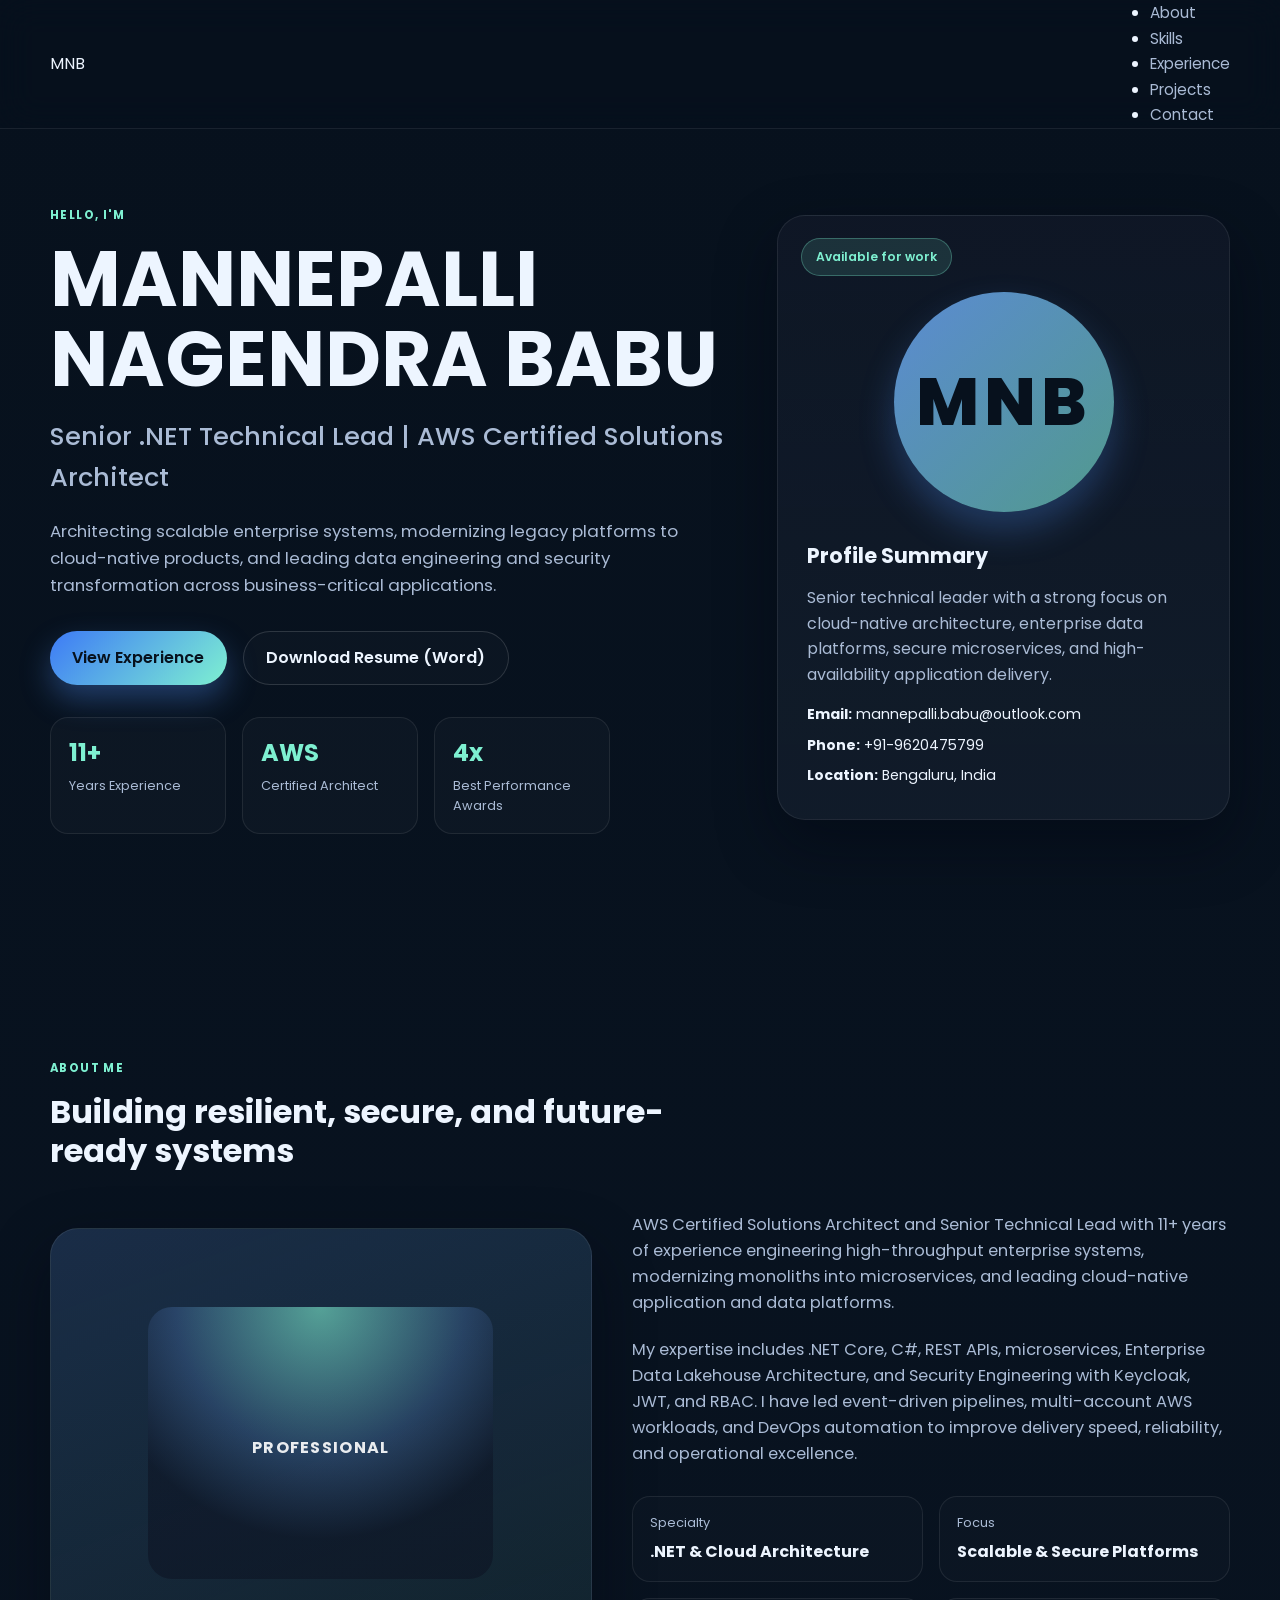
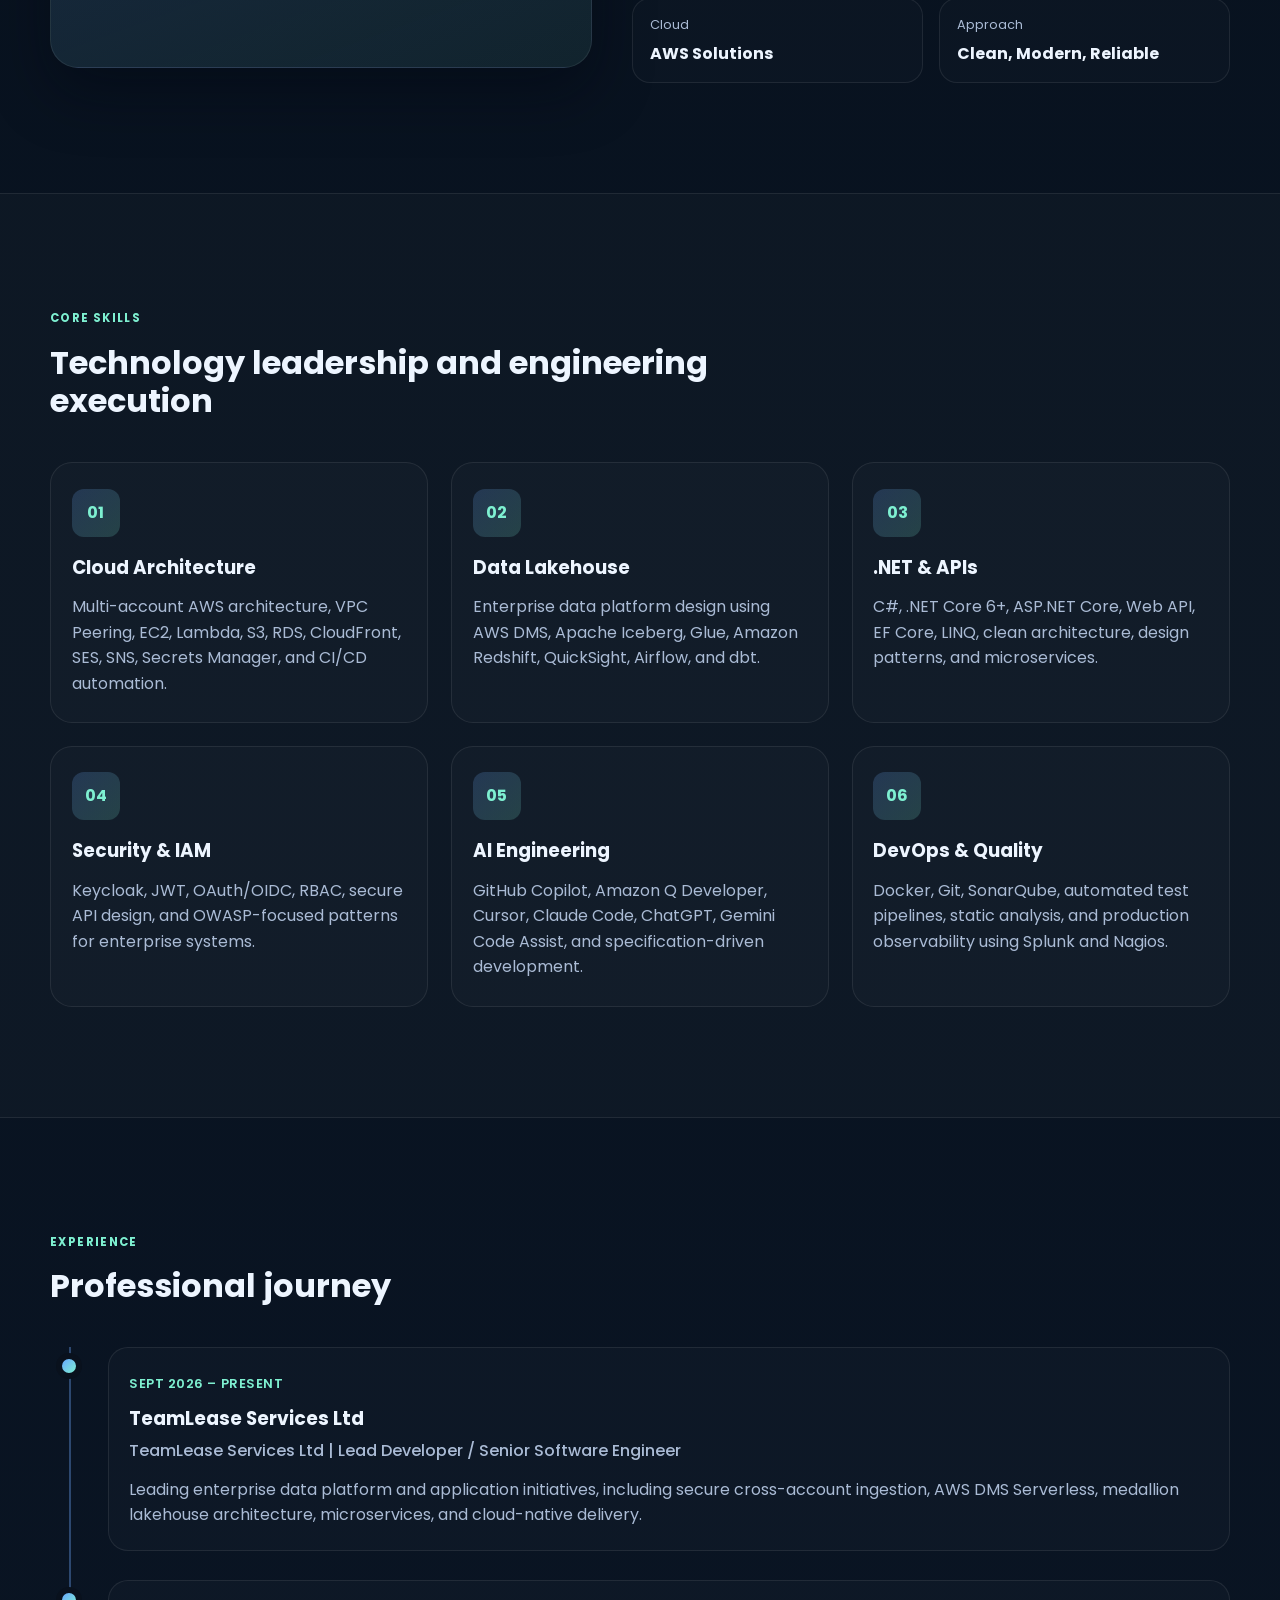
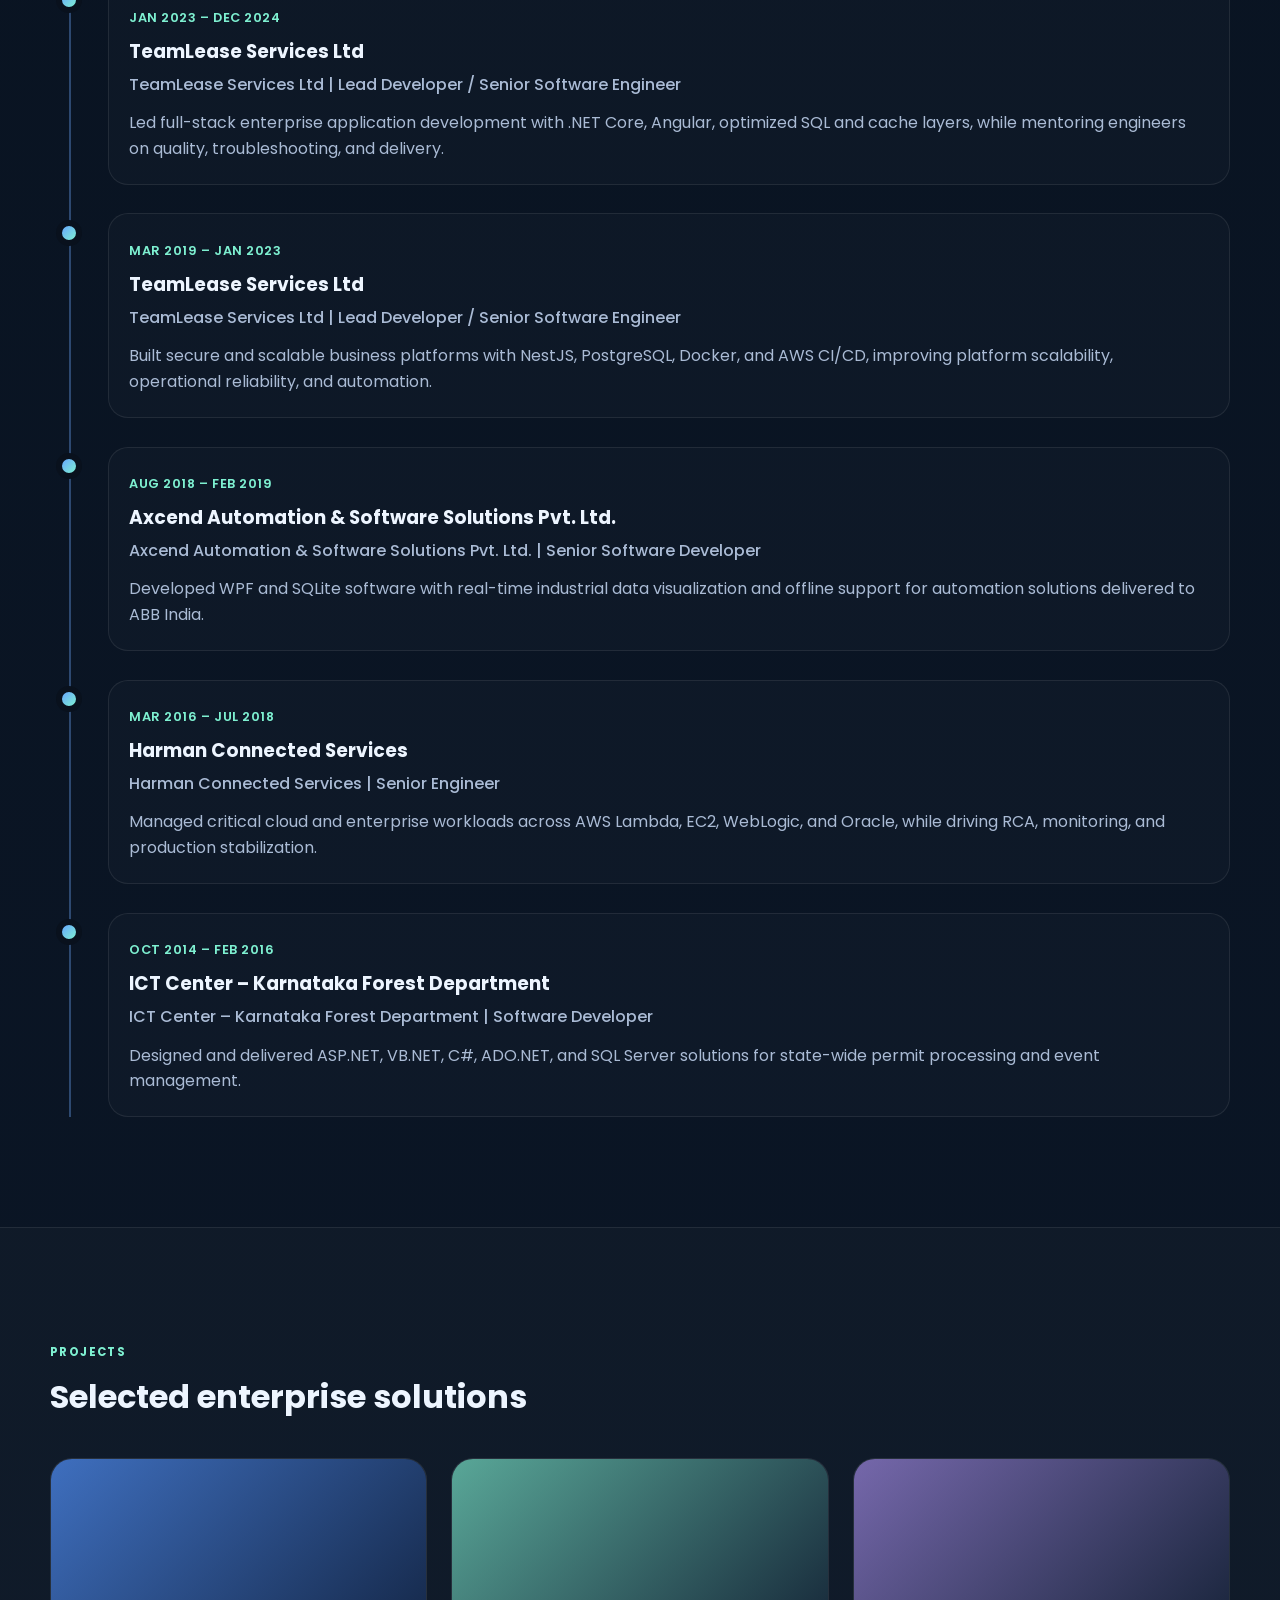
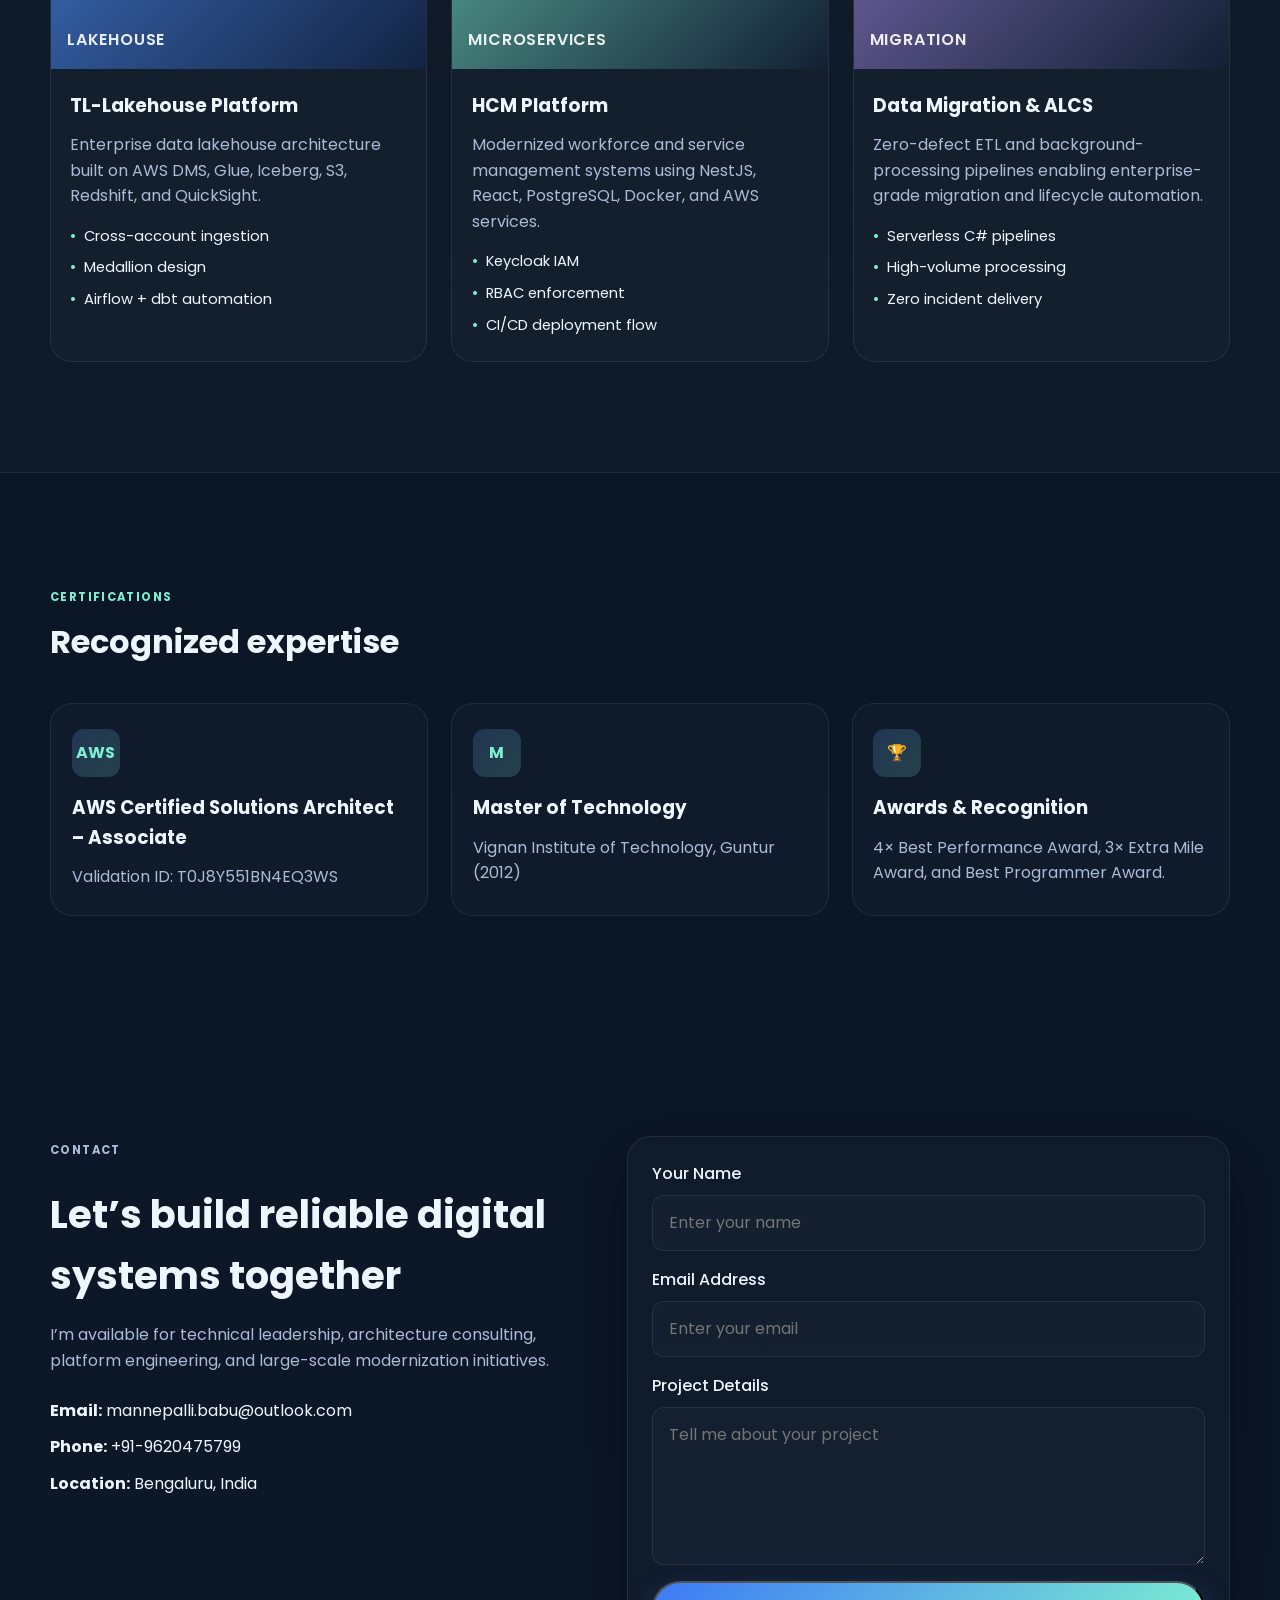
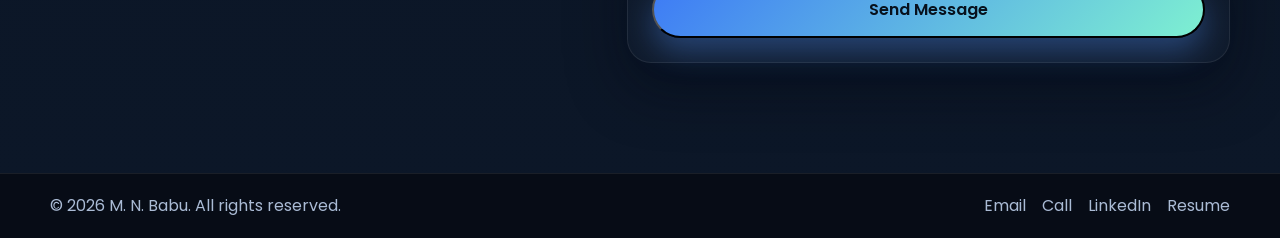
<file: index.html>
<!DOCTYPE html>
<html lang="en">
  <head>
    <meta charset="UTF-8" />
    <meta name="viewport" content="width=device-width, initial-scale=1.0" />
    <meta
      name="description"
      content="Senior .NET Technical Lead and AWS Certified Solutions Architect portfolio for M. N. Babu."
    />
    <title>M. N. Babu | Senior .NET Technical Lead</title>
    <link rel="preconnect" href="https://fonts.googleapis.com" />
    <link rel="preconnect" href="https://fonts.gstatic.com" crossorigin />
    <link
      href="https://fonts.googleapis.com/css2?family=Poppins:wght@300;400;500;600;700;800&display=swap"
      rel="stylesheet"
    />
    <link rel="icon" type="image/svg+xml" href="favicon.svg" />
    <link rel="stylesheet" href="styles.css" />
  </head>
  <body>
    <header class="site-header">
      <div class="container nav-wrap">
        <a href="#top" class="brand" aria-label="Home">MNB</a>
        <nav class="main-nav" aria-label="Main navigation">
          <button class="nav-toggle" aria-label="Toggle menu" aria-expanded="false">
            <span></span>
            <span></span>
            <span></span>
          </button>
          <ul class="nav-menu">
            <li><a href="#about">About</a></li>
            <li><a href="#skills">Skills</a></li>
            <li><a href="#experience">Experience</a></li>
            <li><a href="#projects">Projects</a></li>
            <li><a href="#contact">Contact</a></li>
          </ul>
        </nav>
      </div>
    </header>

    <main id="top">
      <section class="hero">
        <div class="container hero-grid">
          <div class="hero-copy reveal">
            <p class="eyebrow">Hello, I'm</p>
            <h1>MANNEPALLI NAGENDRA BABU</h1>
            <h2>Senior .NET Technical Lead | AWS Certified Solutions Architect</h2>
            <p class="lead">
              Architecting scalable enterprise systems, modernizing legacy platforms to cloud-native products, and leading data engineering and security transformation across business-critical applications.
            </p>
            <div class="cta-group">
              <a class="btn btn-primary" href="#experience">View Experience</a>
              <a class="btn btn-secondary" href="resume.docx" download>Download Resume (Word)</a>
            </div>
            <ul class="mini-stats" aria-label="Quick highlights">
              <li><strong>11+</strong><span>Years Experience</span></li>
              <li><strong>AWS</strong><span>Certified Architect</span></li>
              <li><strong>4x</strong><span>Best Performance Awards</span></li>
            </ul>
          </div>

          <div class="hero-visual reveal">
            <div class="profile-card">
              <div class="profile-badge">Available for work</div>
              <div class="avatar-wrap">
                <div class="avatar" id="avatarBox">
                  <span id="avatarInitials">MNB</span>
                </div>
              </div>
              <div class="card-content">
                <h3>Profile Summary</h3>
                <p>
                  Senior technical leader with a strong focus on cloud-native architecture, enterprise data platforms, secure microservices, and high-availability application delivery.
                </p>
                <div class="meta-list">
                  <span><strong>Email:</strong> mannepalli.babu@outlook.com</span>
                  <span><strong>Phone:</strong> +91-9620475799</span>
                  <span><strong>Location:</strong> Bengaluru, India</span>
                </div>
              </div>
            </div>
          </div>
        </div>
      </section>

      <section id="about" class="section">
        <div class="container">
          <div class="section-heading reveal">
            <p class="eyebrow">About Me</p>
            <h2>Building resilient, secure, and future-ready systems</h2>
          </div>

          <div class="about-grid">
            <div class="about-image reveal">
              <div class="image-box" id="aboutImageBox">
                <div class="image-placeholder" id="aboutImagePlaceholder">Professional</div>
              </div>
            </div>
            <div class="about-copy reveal">
              <p>
                AWS Certified Solutions Architect and Senior Technical Lead with 11+ years of experience engineering high-throughput enterprise systems, modernizing monoliths into microservices, and leading cloud-native application and data platforms.
              </p>
              <p>
                My expertise includes .NET Core, C#, REST APIs, microservices, Enterprise Data Lakehouse Architecture, and Security Engineering with Keycloak, JWT, and RBAC. I have led event-driven pipelines, multi-account AWS workloads, and DevOps automation to improve delivery speed, reliability, and operational excellence.
              </p>
              <div class="info-grid">
                <div>
                  <span class="label">Specialty</span>
                  <strong>.NET & Cloud Architecture</strong>
                </div>
                <div>
                  <span class="label">Focus</span>
                  <strong>Scalable & Secure Platforms</strong>
                </div>
                <div>
                  <span class="label">Cloud</span>
                  <strong>AWS Solutions</strong>
                </div>
                <div>
                  <span class="label">Approach</span>
                  <strong>Clean, Modern, Reliable</strong>
                </div>
              </div>
            </div>
          </div>
        </div>
      </section>

      <section id="skills" class="section alt-bg">
        <div class="container">
          <div class="section-heading reveal">
            <p class="eyebrow">Core Skills</p>
            <h2>Technology leadership and engineering execution</h2>
          </div>

          <div class="skills-grid">
            <article class="skill-card reveal">
              <div class="icon">01</div>
              <h3>Cloud Architecture</h3>
              <p>Multi-account AWS architecture, VPC Peering, EC2, Lambda, S3, RDS, CloudFront, SES, SNS, Secrets Manager, and CI/CD automation.</p>
            </article>
            <article class="skill-card reveal">
              <div class="icon">02</div>
              <h3>Data Lakehouse</h3>
              <p>Enterprise data platform design using AWS DMS, Apache Iceberg, Glue, Amazon Redshift, QuickSight, Airflow, and dbt.</p>
            </article>
            <article class="skill-card reveal">
              <div class="icon">03</div>
              <h3>.NET & APIs</h3>
              <p>C#, .NET Core 6+, ASP.NET Core, Web API, EF Core, LINQ, clean architecture, design patterns, and microservices.</p>
            </article>
            <article class="skill-card reveal">
              <div class="icon">04</div>
              <h3>Security & IAM</h3>
              <p>Keycloak, JWT, OAuth/OIDC, RBAC, secure API design, and OWASP-focused patterns for enterprise systems.</p>
            </article>
            <article class="skill-card reveal">
              <div class="icon">05</div>
              <h3>AI Engineering</h3>
              <p>GitHub Copilot, Amazon Q Developer, Cursor, Claude Code, ChatGPT, Gemini Code Assist, and specification-driven development.</p>
            </article>
            <article class="skill-card reveal">
              <div class="icon">06</div>
              <h3>DevOps & Quality</h3>
              <p>Docker, Git, SonarQube, automated test pipelines, static analysis, and production observability using Splunk and Nagios.</p>
            </article>
          </div>
        </div>
      </section>

      <section id="experience" class="section">
        <div class="container">
          <div class="section-heading reveal">
            <p class="eyebrow">Experience</p>
            <h2>Professional journey</h2>
          </div>

          <div class="timeline reveal">
            <div class="timeline-item">
              <div class="timeline-dot"></div>
              <div class="timeline-content">
                <span class="timeline-date">Sept 2026 – Present</span>
                <h3>TeamLease Services Ltd</h3>
                <h4>TeamLease Services Ltd | Lead Developer / Senior Software Engineer</h4>
                <p>
                  Leading enterprise data platform and application initiatives, including secure cross-account ingestion, AWS DMS Serverless, medallion lakehouse architecture, microservices, and cloud-native delivery.
                </p>
              </div>
            </div>
            <div class="timeline-item">
              <div class="timeline-dot"></div>
              <div class="timeline-content">
                <span class="timeline-date">Jan 2023 – Dec 2024</span>
                <h3>TeamLease Services Ltd</h3>
                <h4>TeamLease Services Ltd | Lead Developer / Senior Software Engineer</h4>
                <p>
                  Led full-stack enterprise application development with .NET Core, Angular, optimized SQL and cache layers, while mentoring engineers on quality, troubleshooting, and delivery.
                </p>
              </div>
            </div>
            <div class="timeline-item">
              <div class="timeline-dot"></div>
              <div class="timeline-content">
                <span class="timeline-date">Mar 2019 – Jan 2023</span>
                <h3>TeamLease Services Ltd</h3>
                <h4>TeamLease Services Ltd | Lead Developer / Senior Software Engineer</h4>
                <p>
                  Built secure and scalable business platforms with NestJS, PostgreSQL, Docker, and AWS CI/CD, improving platform scalability, operational reliability, and automation.
                </p>
              </div>
            </div>
            <div class="timeline-item">
              <div class="timeline-dot"></div>
              <div class="timeline-content">
                <span class="timeline-date">Aug 2018 – Feb 2019</span>
                <h3>Axcend Automation & Software Solutions Pvt. Ltd.</h3>
                <h4>Axcend Automation & Software Solutions Pvt. Ltd. | Senior Software Developer</h4>
                <p>
                  Developed WPF and SQLite software with real-time industrial data visualization and offline support for automation solutions delivered to ABB India.
                </p>
              </div>
            </div>
            <div class="timeline-item">
              <div class="timeline-dot"></div>
              <div class="timeline-content">
                <span class="timeline-date">Mar 2016 – Jul 2018</span>
                <h3>Harman Connected Services</h3>
                <h4>Harman Connected Services | Senior Engineer</h4>
                <p>
                  Managed critical cloud and enterprise workloads across AWS Lambda, EC2, WebLogic, and Oracle, while driving RCA, monitoring, and production stabilization.
                </p>
              </div>
            </div>
            <div class="timeline-item">
              <div class="timeline-dot"></div>
              <div class="timeline-content">
                <span class="timeline-date">Oct 2014 – Feb 2016</span>
                <h3>ICT Center – Karnataka Forest Department</h3>
                <h4>ICT Center – Karnataka Forest Department | Software Developer</h4>
                <p>
                  Designed and delivered ASP.NET, VB.NET, C#, ADO.NET, and SQL Server solutions for state-wide permit processing and event management.
                </p>
              </div>
            </div>
          </div>
        </div>
      </section>

      <section id="projects" class="section alt-bg">
        <div class="container">
          <div class="section-heading reveal">
            <p class="eyebrow">Projects</p>
            <h2>Selected enterprise solutions</h2>
          </div>

          <div class="project-grid">
            <article class="project-card reveal">
              <div class="project-thumb thumb-one"><span>Lakehouse</span></div>
              <div class="project-info">
                <h3>TL-Lakehouse Platform</h3>
                <p>Enterprise data lakehouse architecture built on AWS DMS, Glue, Iceberg, S3, Redshift, and QuickSight.</p>
                <ul>
                  <li>Cross-account ingestion</li>
                  <li>Medallion design</li>
                  <li>Airflow + dbt automation</li>
                </ul>
              </div>
            </article>

            <article class="project-card reveal">
              <div class="project-thumb thumb-two"><span>Microservices</span></div>
              <div class="project-info">
                <h3>HCM Platform</h3>
                <p>Modernized workforce and service management systems using NestJS, React, PostgreSQL, Docker, and AWS services.</p>
                <ul>
                  <li>Keycloak IAM</li>
                  <li>RBAC enforcement</li>
                  <li>CI/CD deployment flow</li>
                </ul>
              </div>
            </article>

            <article class="project-card reveal">
              <div class="project-thumb thumb-three"><span>Migration</span></div>
              <div class="project-info">
                <h3>Data Migration & ALCS</h3>
                <p>Zero-defect ETL and background-processing pipelines enabling enterprise-grade migration and lifecycle automation.</p>
                <ul>
                  <li>Serverless C# pipelines</li>
                  <li>High-volume processing</li>
                  <li>Zero incident delivery</li>
                </ul>
              </div>
            </article>
          </div>
        </div>
      </section>

      <section class="section">
        <div class="container">
          <div class="section-heading reveal">
            <p class="eyebrow">Certifications</p>
            <h2>Recognized expertise</h2>
          </div>
          <div class="skills-grid reveal">
            <article class="skill-card">
              <div class="icon">AWS</div>
              <h3>AWS Certified Solutions Architect – Associate</h3>
              <p>Validation ID: T0J8Y551BN4EQ3WS</p>
            </article>
            <article class="skill-card">
              <div class="icon">M</div>
              <h3>Master of Technology</h3>
              <p>Vignan Institute of Technology, Guntur (2012)</p>
            </article>
            <article class="skill-card">
              <div class="icon">🏆</div>
              <h3>Awards & Recognition</h3>
              <p>4× Best Performance Award, 3× Extra Mile Award, and Best Programmer Award.</p>
            </article>
          </div>
        </div>
      </section>

      <section id="contact" class="section contact-section">
        <div class="container contact-grid">
          <div class="contact-copy reveal">
            <p class="eyebrow">Contact</p>
            <h2>Let’s build reliable digital systems together</h2>
            <p>
              I’m available for technical leadership, architecture consulting, platform engineering, and large-scale modernization initiatives.
            </p>
            <ul class="contact-list">
              <li><strong>Email:</strong> mannepalli.babu@outlook.com</li>
              <li><strong>Phone:</strong> +91-9620475799</li>
              <li><strong>Location:</strong> Bengaluru, India</li>
            </ul>
          </div>

          <form class="contact-form reveal" id="contactForm">
            <div class="field-group">
              <label for="name">Your Name</label>
              <input id="name" name="name" type="text" placeholder="Enter your name" required />
            </div>
            <div class="field-group">
              <label for="email">Email Address</label>
              <input id="email" name="email" type="email" placeholder="Enter your email" required />
            </div>
            <div class="field-group">
              <label for="message">Project Details</label>
              <textarea id="message" name="message" rows="5" placeholder="Tell me about your project" required></textarea>
            </div>
            <button type="submit" class="btn btn-primary full-width">Send Message</button>
          </form>
        </div>
      </section>
    </main>

    <footer class="site-footer">
      <div class="container footer-wrap">
        <p>© <span id="year"></span> M. N. Babu. All rights reserved.</p>
        <div class="socials">
          <a href="mailto:mannepalli.babu@outlook.com" aria-label="Email">Email</a>
          <a href="tel:+919620475799" aria-label="Phone">Call</a>
          <a href="https://www.linkedin.com/in/mannepalli-babu-01246183" target="_blank" rel="noreferrer" aria-label="LinkedIn">LinkedIn</a>
          <a href="resume.docx" download aria-label="Resume">Resume</a>
        </div>
      </div>
    </footer>
    <script src="script.js"></script>
  </body>
</html>
</file>
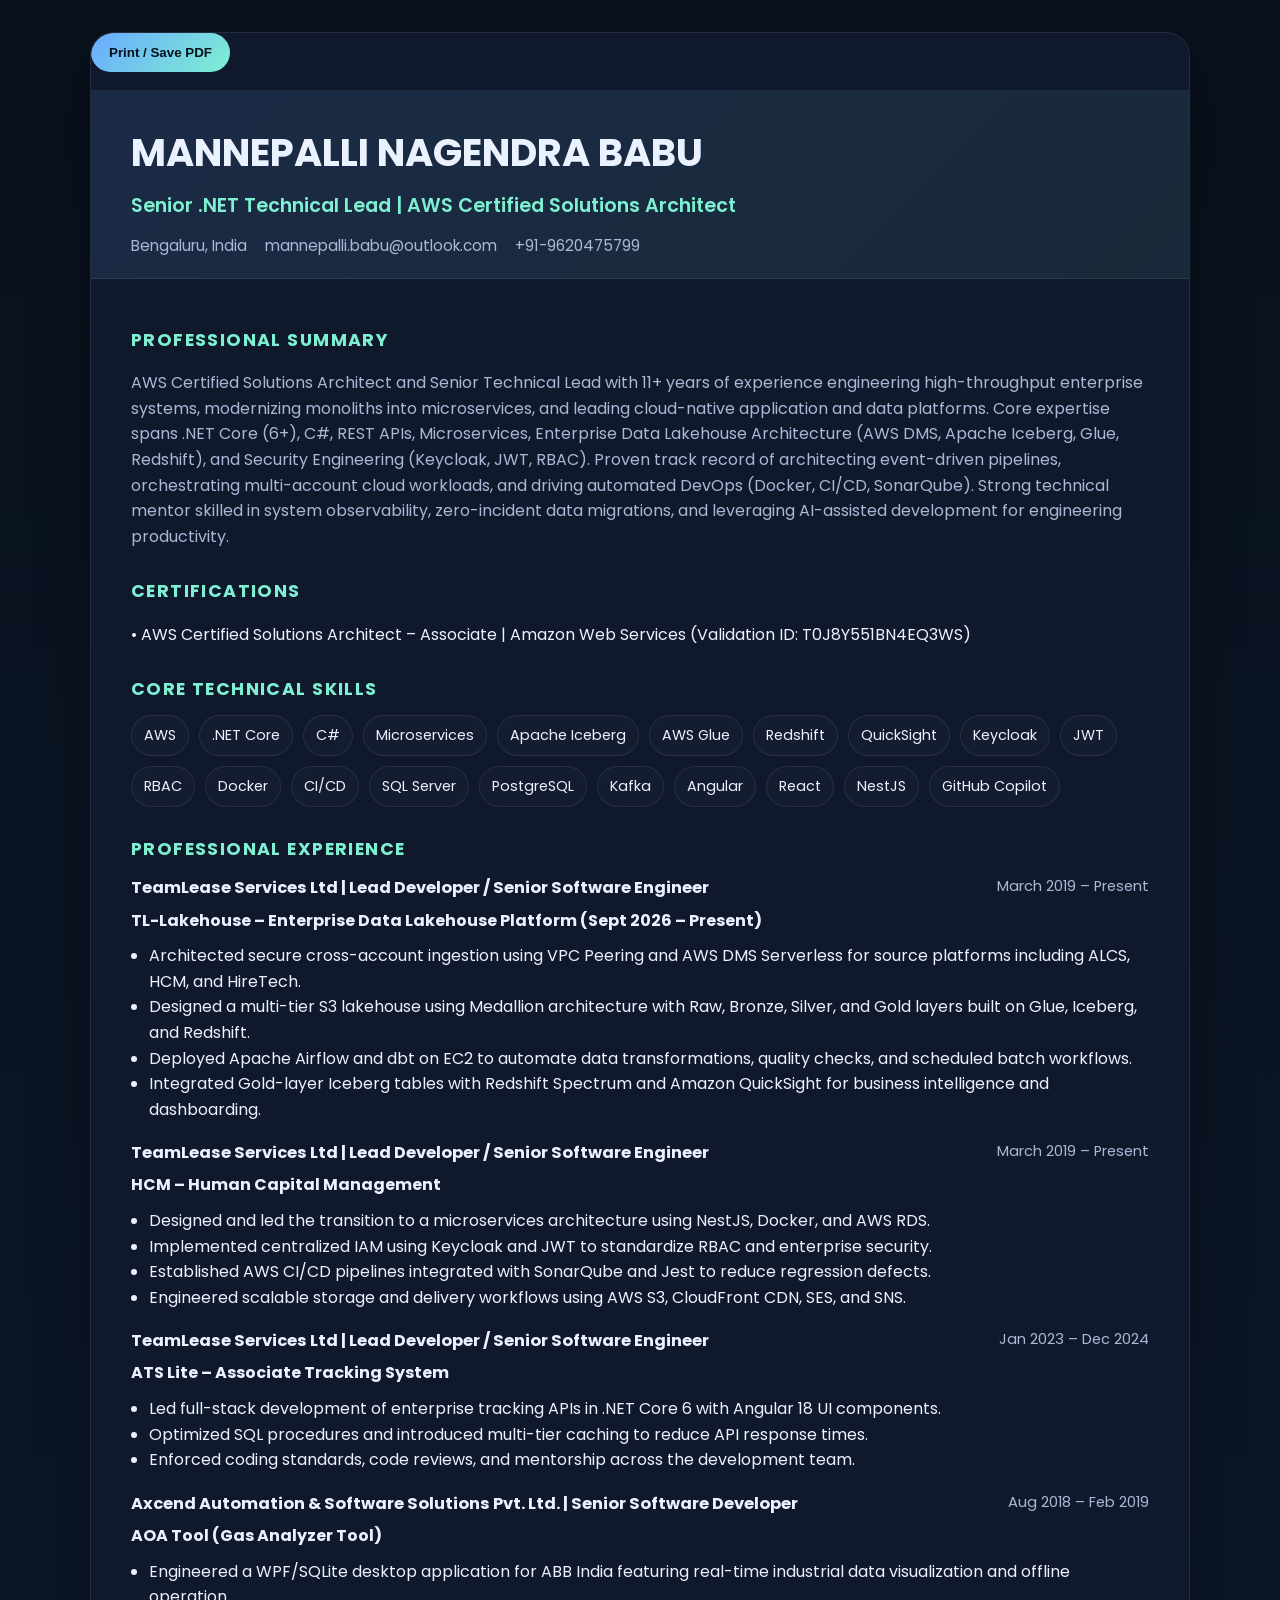
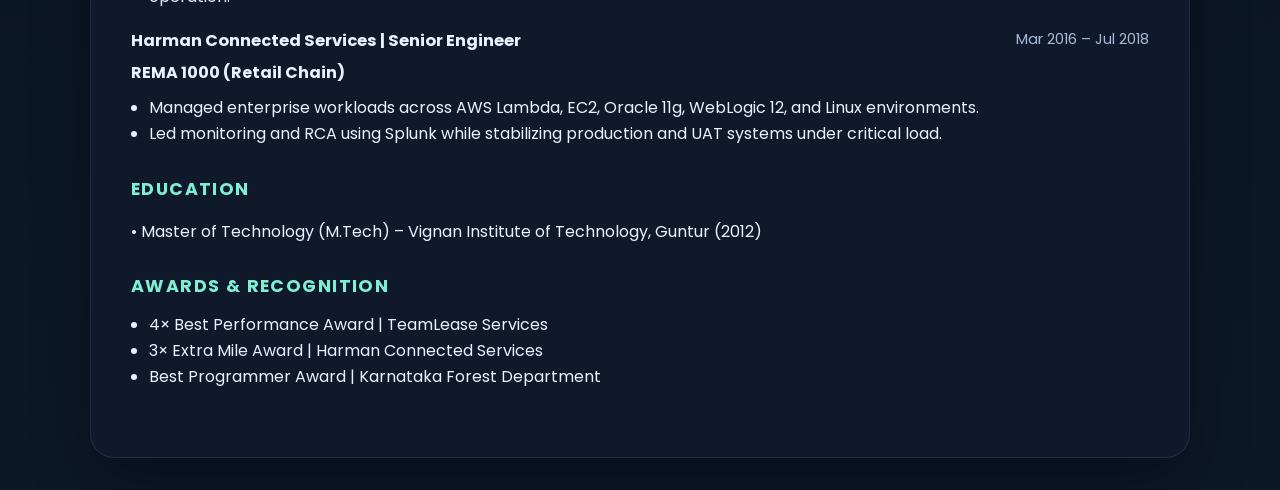
<file: resume.html>
<!DOCTYPE html>
<html lang="en">
  <head>
    <meta charset="UTF-8" />
    <meta name="viewport" content="width=device-width, initial-scale=1.0" />
    <title>M. N. Babu | Resume</title>
    <link rel="preconnect" href="https://fonts.googleapis.com" />
    <link rel="preconnect" href="https://fonts.gstatic.com" crossorigin />
    <link href="https://fonts.googleapis.com/css2?family=Poppins:wght@300;400;500;600;700;800&display=swap" rel="stylesheet" />
    <style>
      :root {
        --bg: #0b1020;
        --panel: #111b2d;
        --card: #17243b;
        --text: #eaf1ff;
        --muted: #a8b8d6;
        --primary: #69a9ff;
        --secondary: #7ef0d1;
        --line: rgba(255,255,255,0.08);
      }

      * { box-sizing: border-box; }
      body {
        margin: 0;
        font-family: 'Poppins', sans-serif;
        background: linear-gradient(180deg, #09111d 0%, #0c1728 100%);
        color: var(--text);
        line-height: 1.6;
      }
      .page {
        max-width: 1100px;
        margin: 32px auto;
        background: rgba(17, 27, 45, 0.96);
        border: 1px solid var(--line);
        border-radius: 24px;
        box-shadow: 0 24px 60px rgba(0,0,0,0.3);
        overflow: hidden;
      }
      .header {
        background: linear-gradient(135deg, rgba(105,169,255,0.12), rgba(126,240,209,0.08));
        padding: 32px 40px 20px;
        border-bottom: 1px solid var(--line);
      }
      h1 {
        margin: 0 0 8px;
        font-size: clamp(2rem, 3vw, 3rem);
      }
      .title {
        font-size: 1.2rem;
        color: var(--secondary);
        margin-bottom: 12px;
        font-weight: 600;
      }
      .meta {
        display: flex;
        flex-wrap: wrap;
        gap: 18px;
        color: var(--muted);
        font-size: 0.95rem;
      }
      .content {
        padding: 32px 40px 40px;
      }
      .section {
        margin-bottom: 28px;
      }
      .section h2 {
        font-size: 1.1rem;
        letter-spacing: 0.08em;
        text-transform: uppercase;
        color: var(--secondary);
        margin-bottom: 12px;
      }
      p, li {
        color: var(--text);
      }
      .summary {
        color: var(--muted);
      }
      .skills {
        display: flex;
        flex-wrap: wrap;
        gap: 10px;
      }
      .chip {
        padding: 8px 12px;
        border-radius: 999px;
        border: 1px solid var(--line);
        background: rgba(255,255,255,0.02);
        color: var(--text);
        font-size: 0.9rem;
      }
      .job {
        margin-bottom: 18px;
      }
      .job-header {
        display: flex;
        justify-content: space-between;
        gap: 16px;
        flex-wrap: wrap;
        margin-bottom: 6px;
      }
      .job-header strong {
        font-size: 1.02rem;
      }
      .job-header span {
        color: var(--muted);
        font-size: 0.92rem;
      }
      .job h3 {
        margin: 0 0 4px;
        font-size: 1rem;
      }
      ul {
        margin: 10px 0 0 18px;
        padding: 0;
      }
      .print-btn {
        display: inline-flex;
        align-items: center;
        justify-content: center;
        margin: 0 0 18px;
        padding: 12px 18px;
        background: linear-gradient(135deg, var(--primary), var(--secondary));
        color: #07111d;
        border: none;
        border-radius: 999px;
        font-weight: 700;
        cursor: pointer;
      }
      @media print {
        body { background: white; }
        .page { margin: 0; border: none; box-shadow: none; border-radius: 0; }
        .print-btn { display: none; }
      }
      @media (max-width: 720px) {
        .header, .content { padding-left: 20px; padding-right: 20px; }
        .meta { gap: 8px 16px; }
      }
    </style>
  </head>
  <body>
    <div class="page">
      <button class="print-btn" onclick="window.print()">Print / Save PDF</button>
      <div class="header">
        <h1>MANNEPALLI NAGENDRA BABU</h1>
        <div class="title">Senior .NET Technical Lead | AWS Certified Solutions Architect</div>
        <div class="meta">
          <span>Bengaluru, India</span>
          <span>mannepalli.babu@outlook.com</span>
          <span>+91-9620475799</span>
        </div>
      </div>

      <div class="content">
        <div class="section">
          <h2>Professional Summary</h2>
          <p class="summary">
            AWS Certified Solutions Architect and Senior Technical Lead with 11+ years of experience engineering high-throughput enterprise systems, modernizing monoliths into microservices, and leading cloud-native application and data platforms. Core expertise spans .NET Core (6+), C#, REST APIs, Microservices, Enterprise Data Lakehouse Architecture (AWS DMS, Apache Iceberg, Glue, Redshift), and Security Engineering (Keycloak, JWT, RBAC). Proven track record of architecting event-driven pipelines, orchestrating multi-account cloud workloads, and driving automated DevOps (Docker, CI/CD, SonarQube). Strong technical mentor skilled in system observability, zero-incident data migrations, and leveraging AI-assisted development for engineering productivity.
          </p>
        </div>

        <div class="section">
          <h2>Certifications</h2>
          <p>• AWS Certified Solutions Architect – Associate | Amazon Web Services (Validation ID: T0J8Y551BN4EQ3WS)</p>
        </div>

        <div class="section">
          <h2>Core Technical Skills</h2>
          <div class="skills">
            <span class="chip">AWS</span>
            <span class="chip">.NET Core</span>
            <span class="chip">C#</span>
            <span class="chip">Microservices</span>
            <span class="chip">Apache Iceberg</span>
            <span class="chip">AWS Glue</span>
            <span class="chip">Redshift</span>
            <span class="chip">QuickSight</span>
            <span class="chip">Keycloak</span>
            <span class="chip">JWT</span>
            <span class="chip">RBAC</span>
            <span class="chip">Docker</span>
            <span class="chip">CI/CD</span>
            <span class="chip">SQL Server</span>
            <span class="chip">PostgreSQL</span>
            <span class="chip">Kafka</span>
            <span class="chip">Angular</span>
            <span class="chip">React</span>
            <span class="chip">NestJS</span>
            <span class="chip">GitHub Copilot</span>
          </div>
        </div>

        <div class="section">
          <h2>Professional Experience</h2>

          <div class="job">
            <div class="job-header">
              <strong>TeamLease Services Ltd | Lead Developer / Senior Software Engineer</strong>
              <span>March 2019 – Present</span>
            </div>
            <h3>TL-Lakehouse – Enterprise Data Lakehouse Platform (Sept 2026 – Present)</h3>
            <ul>
              <li>Architected secure cross-account ingestion using VPC Peering and AWS DMS Serverless for source platforms including ALCS, HCM, and HireTech.</li>
              <li>Designed a multi-tier S3 lakehouse using Medallion architecture with Raw, Bronze, Silver, and Gold layers built on Glue, Iceberg, and Redshift.</li>
              <li>Deployed Apache Airflow and dbt on EC2 to automate data transformations, quality checks, and scheduled batch workflows.</li>
              <li>Integrated Gold-layer Iceberg tables with Redshift Spectrum and Amazon QuickSight for business intelligence and dashboarding.</li>
            </ul>
          </div>

          <div class="job">
            <div class="job-header">
              <strong>TeamLease Services Ltd | Lead Developer / Senior Software Engineer</strong>
              <span>March 2019 – Present</span>
            </div>
            <h3>HCM – Human Capital Management</h3>
            <ul>
              <li>Designed and led the transition to a microservices architecture using NestJS, Docker, and AWS RDS.</li>
              <li>Implemented centralized IAM using Keycloak and JWT to standardize RBAC and enterprise security.</li>
              <li>Established AWS CI/CD pipelines integrated with SonarQube and Jest to reduce regression defects.</li>
              <li>Engineered scalable storage and delivery workflows using AWS S3, CloudFront CDN, SES, and SNS.</li>
            </ul>
          </div>

          <div class="job">
            <div class="job-header">
              <strong>TeamLease Services Ltd | Lead Developer / Senior Software Engineer</strong>
              <span>Jan 2023 – Dec 2024</span>
            </div>
            <h3>ATS Lite – Associate Tracking System</h3>
            <ul>
              <li>Led full-stack development of enterprise tracking APIs in .NET Core 6 with Angular 18 UI components.</li>
              <li>Optimized SQL procedures and introduced multi-tier caching to reduce API response times.</li>
              <li>Enforced coding standards, code reviews, and mentorship across the development team.</li>
            </ul>
          </div>

          <div class="job">
            <div class="job-header">
              <strong>Axcend Automation & Software Solutions Pvt. Ltd. | Senior Software Developer</strong>
              <span>Aug 2018 – Feb 2019</span>
            </div>
            <h3>AOA Tool (Gas Analyzer Tool)</h3>
            <ul>
              <li>Engineered a WPF/SQLite desktop application for ABB India featuring real-time industrial data visualization and offline operation.</li>
            </ul>
          </div>

          <div class="job">
            <div class="job-header">
              <strong>Harman Connected Services | Senior Engineer</strong>
              <span>Mar 2016 – Jul 2018</span>
            </div>
            <h3>REMA 1000 (Retail Chain)</h3>
            <ul>
              <li>Managed enterprise workloads across AWS Lambda, EC2, Oracle 11g, WebLogic 12, and Linux environments.</li>
              <li>Led monitoring and RCA using Splunk while stabilizing production and UAT systems under critical load.</li>
            </ul>
          </div>
        </div>

        <div class="section">
          <h2>Education</h2>
          <p>• Master of Technology (M.Tech) – Vignan Institute of Technology, Guntur (2012)</p>
        </div>

        <div class="section">
          <h2>Awards & Recognition</h2>
          <ul>
            <li>4× Best Performance Award | TeamLease Services</li>
            <li>3× Extra Mile Award | Harman Connected Services</li>
            <li>Best Programmer Award | Karnataka Forest Department</li>
          </ul>
        </div>
      </div>
    </div>
  </body>
</html>
</file>
<file: styles.css>
:root {
  --bg: #07111d;
  --bg-2: #0c1728;
  --panel: rgba(18, 27, 42, 0.9);
  --panel-soft: rgba(255, 255, 255, 0.03);
  --card: rgba(13, 20, 31, 0.94);
  --primary: #68a7ff;
  --primary-strong: #3d7af6;
  --secondary: #7ef0d1;
  --text: #edf5ff;
  --muted: #aabbd5;
  --line: rgba(255, 255, 255, 0.08);
  --line-strong: rgba(104, 167, 255, 0.28);
  --shadow: 0 24px 60px rgba(3, 7, 18, 0.45);
  --container: min(1180px, calc(100% - 2rem));
}

body.theme-light {
  --bg: #eef5ff;
  --bg-2: #e8f0ff;
  --panel: rgba(255, 255, 255, 0.88);
  --panel-soft: rgba(13, 20, 31, 0.03);
  --card: rgba(255, 255, 255, 0.92);
  --primary: #2d6df6;
  --primary-strong: #1a4fd8;
  --secondary: #18b38c;
  --text: #111827;
  --muted: #495769;
  --line: rgba(17, 24, 39, 0.08);
  --line-strong: rgba(45, 109, 246, 0.18);
  --shadow: 0 25px 50px rgba(15, 23, 42, 0.12);
}

* {
  box-sizing: border-box;
  margin: 0;
  padding: 0;
}

body {
  font-family: "Poppins", sans-serif;
  background: linear-gradient(180deg, var(--bg) 0%, var(--bg-2) 100%);
  color: var(--text);
  line-height: 1.6;
}

a {
  color: inherit;
  text-decoration: none;
}

img {
  max-width: 100%;
  display: block;
}

button,
input,
textarea {
  font: inherit;
}

.container {
  width: var(--container);
  margin: 0 auto;
}

.section {
  padding: 110px 0;
}

.alt-bg {
  background: rgba(255, 255, 255, 0.02);
  border-top: 1px solid var(--line);
  border-bottom: 1px solid var(--line);
}

.eyebrow {
  display: inline-block;
  margin-bottom: 1rem;
  color: var(--secondary);
  font-weight: 700;
  letter-spacing: 0.12em;
  text-transform: uppercase;
  font-size: 0.74rem;
}

.section-heading {
  margin-bottom: 2.6rem;
  max-width: 700px;
}

.section-heading h2 {
  font-size: clamp(2rem, 2.3vw, 3rem);
  line-height: 1.2;
}

.site-header {
  position: sticky;
  top: 0;
  z-index: 40;
  background: rgba(7, 17, 29, 0.7);
  backdrop-filter: blur(18px);
  border-bottom: 1px solid var(--line);
}

body.theme-light .site-header {
  background: rgba(238, 245, 255, 0.7);
}

.nav-wrap {
  display: flex;
  align-items: center;
  justify-content: space-between;
  min-height: 80px;
  gap: 1rem;
}

.nav-menu a {
  color: var(--muted);
  font-size: 0.96rem;
  transition: color 0.2s ease;
}

.nav-menu a:hover,
.nav-menu a:focus-visible {
  color: var(--text);
}

.nav-toggle {
  display: none;
  background: transparent;
  border: 0;
  width: 46px;
  height: 46px;
  border-radius: 50%;
  cursor: pointer;
}

.nav-toggle span {
  display: block;
  width: 22px;
  height: 2px;
  margin: 5px auto;
  background: var(--text);
  border-radius: 999px;
  transition: transform 0.2s ease, opacity 0.2s ease;
}

.hero {
  padding: 72px 0 110px;
}

.hero-grid {
  display: grid;
  grid-template-columns: 1.2fr 0.8fr;
  gap: 3rem;
  align-items: center;
}

.hero-copy h1 {
  font-size: clamp(3rem, 6vw, 5rem);
  line-height: 1.04;
  margin-bottom: 1rem;
}

.hero-copy h2 {
  font-size: clamp(1.4rem, 2vw, 2.1rem);
  font-weight: 500;
  color: var(--muted);
  margin-bottom: 1.25rem;
}

.lead {
  max-width: 650px;
  color: var(--muted);
  font-size: 1.05rem;
  margin-bottom: 2rem;
}

.eyebrow {
  font-size: 0.72rem;
}

.cta-group {
  display: flex;
  flex-wrap: wrap;
  gap: 1rem;
  margin-bottom: 2rem;
}

.btn {
  display: inline-flex;
  align-items: center;
  justify-content: center;
  min-height: 52px;
  padding: 0.85rem 1.4rem;
  border-radius: 999px;
  font-weight: 600;
}

.btn-primary {
  background: linear-gradient(135deg, var(--primary-strong), var(--secondary));
  color: #07111d;
  box-shadow: 0 14px 30px rgba(79, 142, 247, 0.35);
}

.btn-secondary {
  border: 1px solid rgba(255, 255, 255, 0.14);
  background: rgba(255, 255, 255, 0.02);
}

.full-width {
  width: 100%;
}

.mini-stats {
  list-style: none;
  display: grid;
  grid-template-columns: repeat(3, minmax(0, 1fr));
  gap: 1rem;
  max-width: 560px;
}

.mini-stats li {
  background: rgba(255, 255, 255, 0.025);
  border: 1px solid var(--line);
  border-radius: 18px;
  padding: 1rem 1.1rem;
  display: flex;
  flex-direction: column;
  gap: 0.2rem;
}

.mini-stats strong {
  font-size: 1.5rem;
  color: var(--secondary);
}

.mini-stats span {
  color: var(--muted);
  font-size: 0.8rem;
}

.profile-card {
  position: relative;
  padding: 1.4rem;
  border: 1px solid var(--line);
  border-radius: 28px;
  background: linear-gradient(180deg, rgba(16, 24, 39, 0.85), rgba(17, 28, 42, 0.96));
  box-shadow: var(--shadow);
}

.profile-badge {
  display: inline-flex;
  margin-bottom: 1rem;
  padding: 0.5rem 0.9rem;
  border-radius: 999px;
  background: rgba(126, 240, 209, 0.12);
  border: 1px solid rgba(126, 240, 209, 0.3);
  color: var(--secondary);
  font-size: 0.76rem;
  font-weight: 600;
}

.avatar-wrap {
  display: flex;
  justify-content: center;
  margin-bottom: 1.5rem;
}

.avatar {
  display: grid;
  place-items: center;
  width: 220px;
  height: 220px;
  border-radius: 50%;
  background: linear-gradient(135deg, rgba(110, 168, 254, 0.8), rgba(126, 240, 209, 0.6));
  color: #07111d;
  font-weight: 800;
  font-size: 4.2rem;
  letter-spacing: 0.08em;
  box-shadow: 0 18px 35px rgba(79, 142, 247, 0.28);
  overflow: hidden;
  position: relative;
}

.avatar img {
  width: 100%;
  height: 100%;
  object-fit: cover;
  display: block;
}

.avatar.has-image #avatarInitials {
  display: none;
}

.card-content {
  padding: 0.2rem 0.4rem 0.6rem;
}

.card-content h3 {
  font-size: 1.3rem;
  margin-bottom: 0.8rem;
}

.card-content p {
  color: var(--muted);
  margin-bottom: 1rem;
}

.meta-list {
  display: grid;
  gap: 0.5rem;
  color: var(--text);
  font-size: 0.88rem;
}

.about-grid {
  display: grid;
  grid-template-columns: 0.95fr 1.05fr;
  gap: 2.5rem;
  align-items: center;
}

.image-box {
  position: relative;
  min-height: 440px;
  border-radius: 28px;
  border: 1px solid var(--line);
  background: linear-gradient(160deg, rgba(109, 169, 255, 0.18), rgba(126, 240, 209, 0.08));
  overflow: hidden;
  box-shadow: var(--shadow);
}

.image-box::before {
  content: "";
  position: absolute;
  inset: 18% 18% 20% 18%;
  border-radius: 24px;
  background: radial-gradient(circle at top, rgba(126, 240, 209, 0.6), rgba(110, 168, 254, 0.2) 45%, rgba(11, 16, 32, 0.5) 72%);
}

#aboutImagePreview {
  position: absolute;
  inset: 0;
  width: 100%;
  height: 100%;
  object-fit: cover;
  display: none;
  z-index: 1;
}

.image-box.has-image #aboutImagePreview {
  display: block;
}

.image-box.has-image::before {
  display: none;
}

.image-box.has-image .image-placeholder {
  display: none;
}

.image-placeholder {
  position: absolute;
  inset: 0;
  display: grid;
  place-items: center;
  font-weight: 700;
  letter-spacing: 0.08em;
  text-transform: uppercase;
  color: rgba(255, 255, 255, 0.9);
  z-index: 2;
}

.about-copy p {
  color: var(--muted);
  margin-bottom: 1.3rem;
  font-size: 1.02rem;
}

.info-grid {
  display: grid;
  grid-template-columns: repeat(2, minmax(0, 1fr));
  gap: 1rem;
  margin-top: 1.8rem;
}

.info-grid > div {
  padding: 1rem 1.1rem;
  border: 1px solid var(--line);
  background: rgba(255, 255, 255, 0.015);
  border-radius: 18px;
}

.label {
  display: block;
  color: var(--muted);
  margin-bottom: 0.35rem;
  font-size: 0.8rem;
}

.skills-grid {
  display: grid;
  grid-template-columns: repeat(3, minmax(0, 1fr));
  gap: 1.4rem;
}

.skill-card {
  background: rgba(255, 255, 255, 0.02);
  border: 1px solid var(--line);
  border-radius: 22px;
  padding: 1.6rem 1.3rem;
}

.icon {
  width: 48px;
  height: 48px;
  display: grid;
  place-items: center;
  border-radius: 12px;
  background: linear-gradient(135deg, rgba(110, 168, 254, 0.2), rgba(126, 240, 209, 0.18));
  color: var(--secondary);
  font-weight: 700;
  margin-bottom: 1rem;
}

.skill-card h3 {
  margin-bottom: 0.75rem;
  font-size: 1.15rem;
}

.skill-card p {
  color: var(--muted);
}

.timeline {
  position: relative;
  display: grid;
  gap: 1.8rem;
  margin-left: 0.4rem;
}

.timeline::before {
  content: "";
  position: absolute;
  top: 0;
  bottom: 0;
  left: 13px;
  width: 2px;
  background: rgba(110, 168, 254, 0.35);
}

.timeline-item {
  position: relative;
  display: grid;
  grid-template-columns: 32px 1fr;
  gap: 1.2rem;
  align-items: start;
}

.timeline-dot {
  position: relative;
  z-index: 1;
  width: 26px;
  height: 26px;
  border-radius: 50%;
  background: linear-gradient(135deg, var(--primary), var(--secondary));
  border: 6px solid rgba(9, 17, 29, 1);
  margin-top: 0.4rem;
}

.timeline-content {
  background: rgba(255, 255, 255, 0.02);
  border: 1px solid var(--line);
  border-radius: 20px;
  padding: 1.4rem 1.3rem;
}

.timeline-date {
  display: inline-block;
  margin-bottom: 0.55rem;
  color: var(--secondary);
  font-weight: 600;
  font-size: 0.8rem;
  letter-spacing: 0.04em;
  text-transform: uppercase;
}

.timeline-content h3 {
  margin-bottom: 0.3rem;
}

.timeline-content h4 {
  color: var(--muted);
  font-weight: 500;
  margin-bottom: 0.8rem;
}

.timeline-content p {
  color: var(--muted);
}

.project-grid {
  display: grid;
  grid-template-columns: repeat(3, minmax(0, 1fr));
  gap: 1.5rem;
}

.project-card {
  background: rgba(255, 255, 255, 0.02);
  border: 1px solid var(--line);
  border-radius: 22px;
  overflow: hidden;
}

.project-thumb {
  position: relative;
  display: flex;
  align-items: end;
  height: 210px;
  padding: 1rem;
  font-weight: 600;
  letter-spacing: 0.05em;
  text-transform: uppercase;
  color: rgba(255, 255, 255, 0.9);
}

.thumb-one {
  background: linear-gradient(135deg, rgba(79, 142, 247, 0.72), rgba(18, 36, 68, 0.9));
}

.thumb-two {
  background: linear-gradient(135deg, rgba(126, 240, 209, 0.65), rgba(18, 32, 52, 0.9));
}

.thumb-three {
  background: linear-gradient(135deg, rgba(182, 152, 255, 0.6), rgba(18, 32, 52, 0.9));
}

.project-info {
  padding: 1.4rem 1.2rem 1.5rem;
}

.project-info h3 {
  margin-bottom: 0.7rem;
}

.project-info p {
  color: var(--muted);
  margin-bottom: 1rem;
}

.project-info ul {
  list-style: none;
  display: grid;
  gap: 0.5rem;
  color: var(--text);
  font-size: 0.92rem;
}

.project-info li::before {
  content: "•";
  color: var(--secondary);
  margin-right: 0.5rem;
}

.testimonial-wrap {
  background: linear-gradient(135deg, rgba(110, 168, 254, 0.12), rgba(126, 240, 209, 0.08));
  border: 1px solid var(--line);
  border-radius: 24px;
  padding: 2rem 2rem 1.5rem;
  text-align: center;
  max-width: 880px;
  margin: 0 auto;
}

.quote-mark {
  font-size: 5rem;
  line-height: 1;
  color: var(--secondary);
  transform: translateY(-10px);
}

.testimonial-wrap p {
  color: var(--muted);
  font-size: clamp(1.05rem, 2vw, 1.3rem);
  margin-bottom: 1.2rem;
}

.client {
  display: grid;
  gap: 0.2rem;
}

.client span {
  color: var(--muted);
  font-size: 0.85rem;
}

.contact-grid {
  display: grid;
  grid-template-columns: 0.95fr 1.05fr;
  gap: 2rem;
  align-items: start;
}

.contact-copy h2 {
  font-size: clamp(2.1rem, 3vw, 3rem);
  margin-bottom: 1rem;
}

.contact-copy p {
  color: var(--muted);
  margin-bottom: 1.5rem;
}

.contact-list {
  list-style: none;
  display: grid;
  gap: 0.7rem;
  color: var(--text);
}

.contact-form {
  border: 1px solid var(--line);
  background: rgba(255, 255, 255, 0.02);
  border-radius: 24px;
  padding: 1.5rem;
  box-shadow: var(--shadow);
}

.field-group {
  display: grid;
  gap: 0.5rem;
  margin-bottom: 1rem;
}

.field-group label {
  font-weight: 500;
}

.field-group input,
.field-group textarea {
  width: 100%;
  resize: vertical;
  border: 1px solid rgba(255, 255, 255, 0.08);
  background: rgba(255, 255, 255, 0.02);
  border-radius: 12px;
  padding: 0.9rem 1rem;
  color: var(--text);
  outline: none;
  transition: border-color 0.2s ease, box-shadow 0.2s ease;
}

.field-group input:focus,
.field-group textarea:focus {
  border-color: rgba(110, 168, 254, 0.9);
  box-shadow: 0 0 0 4px rgba(110, 168, 254, 0.1);
}

.site-footer {
  border-top: 1px solid var(--line);
  background: rgba(7, 12, 20, 0.9);
}

.footer-wrap {
  display: flex;
  align-items: center;
  justify-content: space-between;
  gap: 1rem;
  padding: 1.2rem 0;
}

.footer-wrap p {
  color: var(--muted);
}

.socials {
  display: flex;
  align-items: center;
  gap: 1rem;
  color: var(--muted);
}

.socials a:hover,
.socials a:focus-visible {
  color: var(--text);
}

.reveal {
  opacity: 1;
  transform: none;
}

@media (max-width: 960px) {
  .hero-grid,
  .about-grid,
  .contact-grid,
  .project-grid,
  .skills-grid {
    grid-template-columns: 1fr 1fr;
  }

  .hero-grid,
  .about-grid,
  .contact-grid {
    grid-template-columns: 1fr;
  }

  .project-grid,
  .skills-grid {
    grid-template-columns: repeat(2, minmax(0, 1fr));
  }
}

@media (max-width: 700px) {
  .nav-toggle {
    display: block;
  }

  .nav-menu {
    position: absolute;
    right: 0;
    top: calc(100% + 12px);
    min-width: 210px;
    display: none;
    flex-direction: column;
    align-items: flex-start;
    padding: 1rem;
    border-radius: 16px;
    background: rgba(10, 17, 27, 0.96);
    border: 1px solid var(--line);
    box-shadow: var(--shadow);
  }

  .main-nav.open .nav-menu {
    display: flex;
  }

  .hero {
    padding-top: 42px;
  }

  .hero-copy h1 {
    font-size: 2.7rem;
  }

  .mini-stats,
  .info-grid,
  .project-grid,
  .skills-grid {
    grid-template-columns: 1fr;
  }

  .section {
    padding: 84px 0;
  }

  .footer-wrap {
    flex-direction: column;
    text-align: center;
    padding: 1.5rem 0;
  }
}
</file>
